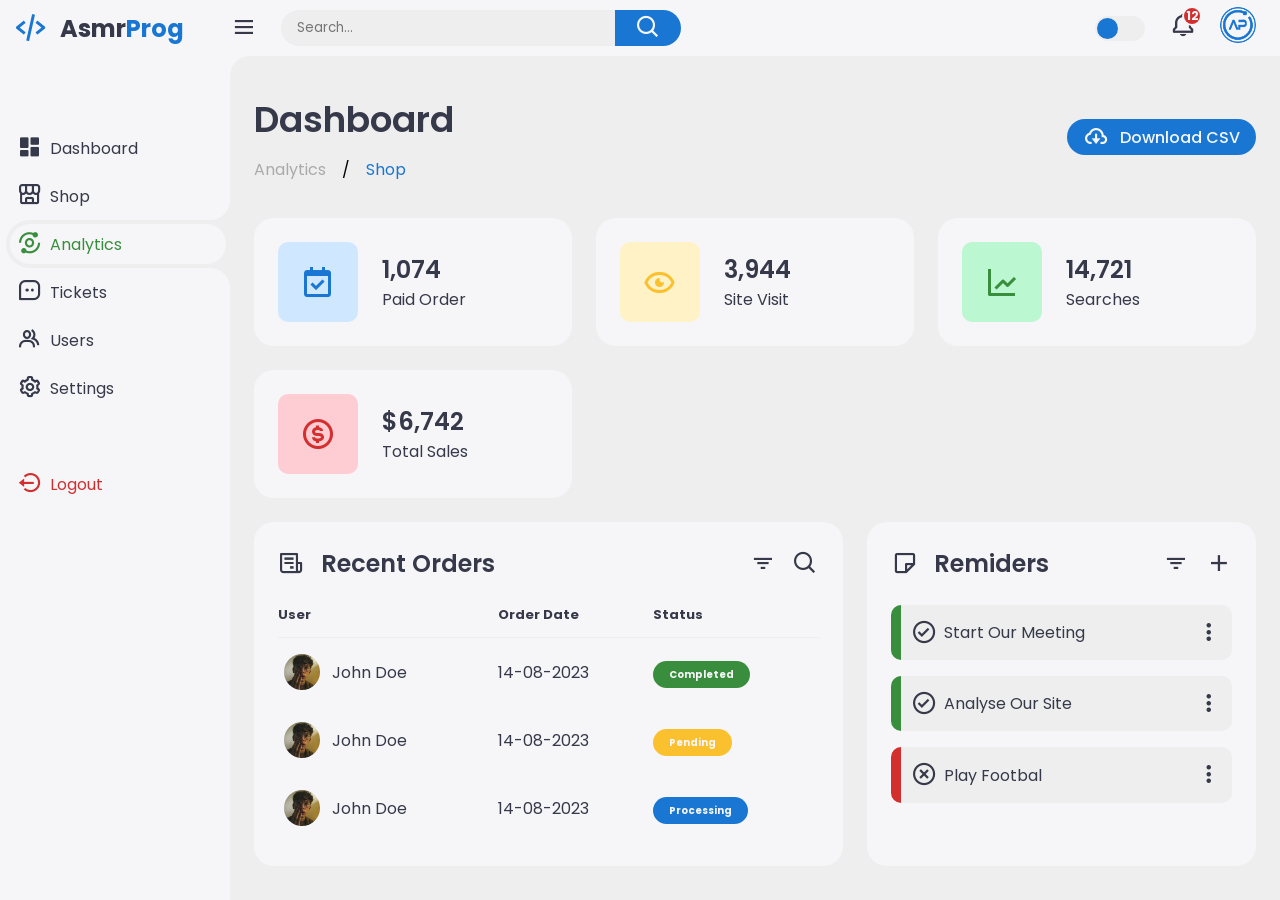
<file: images/Admin Dashboard #02/index.html>
<!DOCTYPE html>
<html lang="en">

<head>
    <meta charset="UTF-8">
    <meta name="viewport" content="width=device-width, initial-scale=1.0">
    <link href='https://unpkg.com/boxicons@2.1.4/css/boxicons.min.css' rel='stylesheet'>
    <link rel="stylesheet" href="style.css">
    <title>Responsive Dashboard Design #2 | AsmrProg</title>
</head>

<body>

    <!-- Sidebar -->
    <div class="sidebar">
        <a href="#" class="logo">
            <i class='bx bx-code-alt'></i>
            <div class="logo-name"><span>Asmr</span>Prog</div>
        </a>
        <ul class="side-menu">
            <li><a href="#"><i class='bx bxs-dashboard'></i>Dashboard</a></li>
            <li><a href="#"><i class='bx bx-store-alt'></i>Shop</a></li>
            <li class="active"><a href="#"><i class='bx bx-analyse'></i>Analytics</a></li>
            <li><a href="#"><i class='bx bx-message-square-dots'></i>Tickets</a></li>
            <li><a href="#"><i class='bx bx-group'></i>Users</a></li>
            <li><a href="#"><i class='bx bx-cog'></i>Settings</a></li>
        </ul>
        <ul class="side-menu">
            <li>
                <a href="#" class="logout">
                    <i class='bx bx-log-out-circle'></i>
                    Logout
                </a>
            </li>
        </ul>
    </div>
    <!-- End of Sidebar -->

    <!-- Main Content -->
    <div class="content">
        <!-- Navbar -->
        <nav>
            <i class='bx bx-menu'></i>
            <form action="#">
                <div class="form-input">
                    <input type="search" placeholder="Search...">
                    <button class="search-btn" type="submit"><i class='bx bx-search'></i></button>
                </div>
            </form>
            <input type="checkbox" id="theme-toggle" hidden>
            <label for="theme-toggle" class="theme-toggle"></label>
            <a href="#" class="notif">
                <i class='bx bx-bell'></i>
                <span class="count">12</span>
            </a>
            <a href="#" class="profile">
                <img src="images/logo.png">
            </a>
        </nav>

        <!-- End of Navbar -->

        <main>
            <div class="header">
                <div class="left">
                    <h1>Dashboard</h1>
                    <ul class="breadcrumb">
                        <li><a href="#">
                                Analytics
                            </a></li>
                        /
                        <li><a href="#" class="active">Shop</a></li>
                    </ul>
                </div>
                <a href="#" class="report">
                    <i class='bx bx-cloud-download'></i>
                    <span>Download CSV</span>
                </a>
            </div>

            <!-- Insights -->
            <ul class="insights">
                <li>
                    <i class='bx bx-calendar-check'></i>
                    <span class="info">
                        <h3>
                            1,074
                        </h3>
                        <p>Paid Order</p>
                    </span>
                </li>
                <li><i class='bx bx-show-alt'></i>
                    <span class="info">
                        <h3>
                            3,944
                        </h3>
                        <p>Site Visit</p>
                    </span>
                </li>
                <li><i class='bx bx-line-chart'></i>
                    <span class="info">
                        <h3>
                            14,721
                        </h3>
                        <p>Searches</p>
                    </span>
                </li>
                <li><i class='bx bx-dollar-circle'></i>
                    <span class="info">
                        <h3>
                            $6,742
                        </h3>
                        <p>Total Sales</p>
                    </span>
                </li>
            </ul>
            <!-- End of Insights -->

            <div class="bottom-data">
                <div class="orders">
                    <div class="header">
                        <i class='bx bx-receipt'></i>
                        <h3>Recent Orders</h3>
                        <i class='bx bx-filter'></i>
                        <i class='bx bx-search'></i>
                    </div>
                    <table>
                        <thead>
                            <tr>
                                <th>User</th>
                                <th>Order Date</th>
                                <th>Status</th>
                            </tr>
                        </thead>
                        <tbody>
                            <tr>
                                <td>
                                    <img src="images/profile-1.jpg">
                                    <p>John Doe</p>
                                </td>
                                <td>14-08-2023</td>
                                <td><span class="status completed">Completed</span></td>
                            </tr>
                            <tr>
                                <td>
                                    <img src="images/profile-1.jpg">
                                    <p>John Doe</p>
                                </td>
                                <td>14-08-2023</td>
                                <td><span class="status pending">Pending</span></td>
                            </tr>
                            <tr>
                                <td>
                                    <img src="images/profile-1.jpg">
                                    <p>John Doe</p>
                                </td>
                                <td>14-08-2023</td>
                                <td><span class="status process">Processing</span></td>
                            </tr>
                        </tbody>
                    </table>
                </div>

                <!-- Reminders -->
                <div class="reminders">
                    <div class="header">
                        <i class='bx bx-note'></i>
                        <h3>Remiders</h3>
                        <i class='bx bx-filter'></i>
                        <i class='bx bx-plus'></i>
                    </div>
                    <ul class="task-list">
                        <li class="completed">
                            <div class="task-title">
                                <i class='bx bx-check-circle'></i>
                                <p>Start Our Meeting</p>
                            </div>
                            <i class='bx bx-dots-vertical-rounded'></i>
                        </li>
                        <li class="completed">
                            <div class="task-title">
                                <i class='bx bx-check-circle'></i>
                                <p>Analyse Our Site</p>
                            </div>
                            <i class='bx bx-dots-vertical-rounded'></i>
                        </li>
                        <li class="not-completed">
                            <div class="task-title">
                                <i class='bx bx-x-circle'></i>
                                <p>Play Footbal</p>
                            </div>
                            <i class='bx bx-dots-vertical-rounded'></i>
                        </li>
                    </ul>
                </div>

                <!-- End of Reminders-->

            </div>

        </main>

    </div>

    <script src="index.js"></script>
</body>

</html>
</file>
<file: images/Admin Dashboard #02/style.css>
@import url('https://fonts.googleapis.com/css2?family=Poppins:wght@300;400;500;600;700;800&display=swap');

:root {
    --light: #f6f6f9;
    --primary: #1976D2;
    --light-primary: #CFE8FF;
    --grey: #eee;
    --dark-grey: #AAAAAA;
    --dark: #363949;
    --danger: #D32F2F;
	--light-danger: #FECDD3;
    --warning: #FBC02D;
    --light-warning: #FFF2C6;
    --success: #388E3C;
    --light-success: #BBF7D0;
}

*{
    margin: 0;
    padding: 0;
    box-sizing: border-box;
    font-family: 'Poppins', sans-serif;
}

.bx{
    font-size: 1.7rem;
}

a{
    text-decoration: none;
}

li{
    list-style: none;
}

html{
    overflow-x: hidden;
}

body.dark{
    --light: #181a1e;
    --grey: #25252c;
    --dark: #fbfbfb
}

body{
    background: var(--grey);
    overflow-x: hidden;
}

.sidebar{
    position: fixed;
    top: 0;
    left: 0;
    background: var(--light);
    width: 230px;
    height: 100%;
    z-index: 2000;
    overflow-x: hidden;
    scrollbar-width: none;
    transition: all 0.3s ease;
}

.sidebar::-webkit-scrollbar{
    display: none;
}

.sidebar.close{
    width: 60px;
}

.sidebar .logo{
    font-size: 24px;
    font-weight: 700;
    height: 56px;
    display: flex;
    align-items: center;
    color: var(--primary);
    z-index: 500;
    padding-bottom: 20px;
    box-sizing: content-box;
}

.sidebar .logo .logo-name span{
    color: var(--dark);
}

.sidebar .logo .bx{
    min-width: 60px;
    display: flex;
    justify-content: center;
    font-size: 2.2rem;
}

.sidebar .side-menu{
    width: 100%;
    margin-top: 48px;
}

.sidebar .side-menu li{
    height: 48px;
    background: transparent;
    margin-left: 6px;
    border-radius: 48px 0 0 48px;
    padding: 4px;
}

.sidebar .side-menu li.active{
    background: var(--grey);
    position: relative;
}

.sidebar .side-menu li.active::before{
    content: "";
    position: absolute;
    width: 40px;
    height: 40px;
    border-radius: 50%;
    top: -40px;
    right: 0;
    box-shadow: 20px 20px 0 var(--grey);
    z-index: -1;
}

.sidebar .side-menu li.active::after{
    content: "";
    position: absolute;
    width: 40px;
    height: 40px;
    border-radius: 50%;
    bottom: -40px;
    right: 0;
    box-shadow: 20px -20px 0 var(--grey);
    z-index: -1;
}

.sidebar .side-menu li a{
    width: 100%;
    height: 100%;
    background: var(--light);
    display: flex;
    align-items: center;
    border-radius: 48px;
    font-size: 16px;
    color: var(--dark);
    white-space: nowrap;
    overflow-x: hidden;
    transition: all 0.3s ease;
}

.sidebar .side-menu li.active a{
    color: var(--success);
}

.sidebar.close .side-menu li a{
    width: calc(48px - (4px * 2));
    transition: all 0.3s ease;
}

.sidebar .side-menu li a .bx{
    min-width: calc(60px - ((4px + 6px) * 2));
    display: flex;
    font-size: 1.6rem;
    justify-content: center;
}

.sidebar .side-menu li a.logout{
    color: var(--danger);
}

.content{
    position: relative;
    width: calc(100% - 230px);
    left: 230px;
    transition: all 0.3s ease;
}

.sidebar.close~.content{
    width: calc(100% - 60px);
    left: 60px;
}

.content nav{
    height: 56px;
    background: var(--light);
    padding: 0 24px 0 0;
    display: flex;
    align-items: center;
    grid-gap: 24px;
    position: sticky;
    top: 0;
    left: 0;
    z-index: 1000;
}

.content nav::before{
    content: "";
    position: absolute;
    width: 40px;
    height: 40px;
    bottom: -40px;
    left: 0;
    border-radius: 50%;
    box-shadow: -20px -20px 0 var(--light);
}

.content nav a{
    color: var(--dark);
}

.content nav .bx.bx-menu{
    cursor: pointer;
    color: var(--dark);
}

.content nav form{
    max-width: 400px;
    width: 100%;
    margin-right: auto;
}

.content nav form .form-input{
    display: flex;
    align-items: center;
    height: 36px;
}

.content nav form .form-input input{
    flex-grow: 1;
    padding: 0 16px;
    height: 100%;
    border: none;
    background: var(--grey);
    border-radius: 36px 0 0 36px;
    outline: none;
    width: 100%;
    color: var(--dark);
}

.content nav form .form-input button{
    width: 80px;
    height: 100%;
    display: flex;
    justify-content: center;
    align-items: center;
    background: var(--primary);
    color: var(--light);
    font-size: 18px;
    border: none;
    outline: none;
    border-radius: 0 36px 36px 0;
    cursor: pointer;
}

.content nav .notif{
    font-size: 20px;
    position: relative;
}

.content nav .notif .count{
    position: absolute;
    top: -6px;
    right: -6px;
    width: 20px;
    height: 20px;
    background: var(--danger);
    border-radius: 50%;
    color: var(--light);
    border: 2px solid var(--light);
    font-weight: 700;
    font-size: 12px;
    display: flex;
    align-items: center;
    justify-content: center;
}

.content nav .profile img{
    width: 36px;
    height: 36px;
    object-fit: cover;
    border-radius: 50%;
}

.content nav .theme-toggle{
    display: block;
    min-width: 50px;
    height: 25px;
    background: var(--grey);
    cursor: pointer;
    position: relative;
    border-radius: 25px;
}

.content nav .theme-toggle::before{
    content: "";
    position: absolute;
    top: 2px;
    left: 2px;
    bottom: 2px;
    width: calc(25px - 4px);
    background: var(--primary);
    border-radius: 50%;
    transition: all 0.3s ease;
}

.content nav #theme-toggle:checked+.theme-toggle::before{
    left: calc(100% - (25px - 4px) - 2px);
}

.content main{
    width: 100%;
    padding: 36px 24px;
    max-height: calc(100vh - 56px);
}

.content main .header{
    display: flex;
    align-items: center;
    justify-content: space-between;
    grid-gap: 16px;
    flex-wrap: wrap;
}

.content main .header .left h1{
    font-size: 36px;
    font-weight: 600;
    margin-bottom: 10px;
    color: var(--dark);
}

.content main .header .left .breadcrumb{
    display: flex;
    align-items: center;
    grid-gap: 16px;
}

.content main .header .left .breadcrumb li{
    color: var(--dark);
}

.content main .header .left .breadcrumb li a{
    color: var(--dark-grey);
    pointer-events: none;
}

.content main .header .left .breadcrumb li a.active{
    color: var(--primary);
    pointer-events: none;
}

.content main .header .report{
    height: 36px;
    padding: 0 16px;
    border-radius: 36px;
    background: var(--primary);
    color: var(--light);
    display: flex;
    align-items: center;
    justify-content: center;
    grid-gap: 10px;
    font-weight: 500;
}

.content main .insights{
    display: grid;
    grid-template-columns: repeat(auto-fit, minmax(240px, 1fr));
    grid-gap: 24px;
    margin-top: 36px;
}

.content main .insights li{
    padding: 24px;
    background: var(--light);
    border-radius: 20px;
    display: flex;
    align-items: center;
    grid-gap: 24px;
    cursor: pointer;
}

.content main .insights li .bx{
    width: 80px;
    height: 80px;
    border-radius: 10px;
    font-size: 36px;
    display: flex;
    align-items: center;
    justify-content: center;
}

.content main .insights li:nth-child(1) .bx{
    background: var(--light-primary);
    color: var(--primary);
}

.content main .insights li:nth-child(2) .bx{
    background: var(--light-warning);
    color: var(--warning);
}

.content main .insights li:nth-child(3) .bx{
    background: var(--light-success);
    color: var(--success);
}

.content main .insights li:nth-child(4) .bx{
    background: var(--light-danger);
    color: var(--danger);
}

.content main .insights li .info h3{
    font-size: 24px;
    font-weight: 600;
    color: var(--dark);
}

.content main .insights li .info p{
    color: var(--dark);
}

.content main .bottom-data{
    display: flex;
    flex-wrap: wrap;
    grid-gap: 24px;
    margin-top: 24px;
    width: 100%;
    color: var(--dark);
}

.content main .bottom-data>div{
    border-radius: 20px;
    background: var(--light);
    padding: 24px;
    overflow-x: auto;
}

.content main .bottom-data .header{
    display: flex;
    align-items: center;
    grid-gap: 16px;
    margin-bottom: 24px;
}

.content main .bottom-data .header h3{
    margin-right: auto;
    font-size: 24px;
    font-weight: 600;
}

.content main .bottom-data .header .bx{
    cursor: pointer;
}

.content main .bottom-data .orders{
    flex-grow: 1;
    flex-basis: 500px;
}

.content main .bottom-data .orders table{
    width: 100%;
    border-collapse: collapse;
}

.content main .bottom-data .orders table th{
    padding-bottom: 12px;
    font-size: 13px;
    text-align: left;
    border-bottom: 1px solid var(--grey);
}

.content main .bottom-data .orders table td{
    padding: 16px 0;
}

.content main .bottom-data .orders table tr td:first-child{
    display: flex;
    align-items: center;
    grid-gap: 12px;
    padding-left: 6px;
}

.content main .bottom-data .orders table td img{
    width: 36px;
    height: 36px;
    border-radius: 50%;
    object-fit: cover;
}

.content main .bottom-data .orders table tbody tr{
    cursor: pointer;
    transition: all 0.3s ease;
}

.content main .bottom-data .orders table tbody tr:hover{
    background: var(--grey);
}

.content main .bottom-data .orders table tr td .status{
    font-size: 10px;
    padding: 6px 16px;
    color: var(--light);
    border-radius: 20px;
    font-weight: 700;
}

.content main .bottom-data .orders table tr td .status.completed{
    background: var(--success);
}

.content main .bottom-data .orders table tr td .status.process{
    background: var(--primary);
}

.content main .bottom-data .orders table tr td .status.pending{
    background: var(--warning);
}

.content main .bottom-data .reminders{
    flex-grow: 1;
    flex-basis: 300px;
}

.content main .bottom-data .reminders .task-list{
    width: 100%;
}

.content main .bottom-data .reminders .task-list li{
    width: 100%;
    margin-bottom: 16px;
    background: var(--grey);
    padding: 14px 10px;
    border-radius: 10px;
    display: flex;
    align-items: center;
    justify-content: space-between;
}

.content main .bottom-data .reminders .task-list li .task-title{
    display: flex;
    align-items: center;
}

.content main .bottom-data .reminders .task-list li .task-title p{
    margin-left: 6px;
}

.content main .bottom-data .reminders .task-list li .bx{
  cursor: pointer;  
}

.content main .bottom-data .reminders .task-list li.completed{
    border-left: 10px solid var(--success);
}

.content main .bottom-data .reminders .task-list li.not-completed{
    border-left: 10px solid var(--danger);
}

.content main .bottom-data .reminders .task-list li:last-child{
   margin-bottom: 0;
}

@media screen and (max-width: 768px) {
    .sidebar{
        width: 200px;
    }

    .content{
        width: calc(100% - 60px);
        left: 200px;
    }

}

@media screen and (max-width: 576px) {
    
    .content nav form .form-input input{
        display: none;
    }

    .content nav form .form-input button{
        width: auto;
        height: auto;
        background: transparent;
        color: var(--dark);
        border-radius: none;
    }

    .content nav form.show .form-input input{
        display: block;
        width: 100%;
    }

    .content nav form.show .form-input button{
        width: 36px;
        height: 100%;
        color: var(--light);
        background: var(--danger);
        border-radius: 0 36px 36px 0;
    }

    .content nav form.show~.notif, .content nav form.show~.profile{
        display: none;
    }

    .content main .insights {
        grid-template-columns: 1fr;
    }

    .content main .bottom-data .header{
        min-width: 340px;
    }

    .content main .bottom-data .orders table{
        min-width: 340px;
    }

    .content main .bottom-data .reminders .task-list{
        min-width: 340px;
    }

}
</file>
